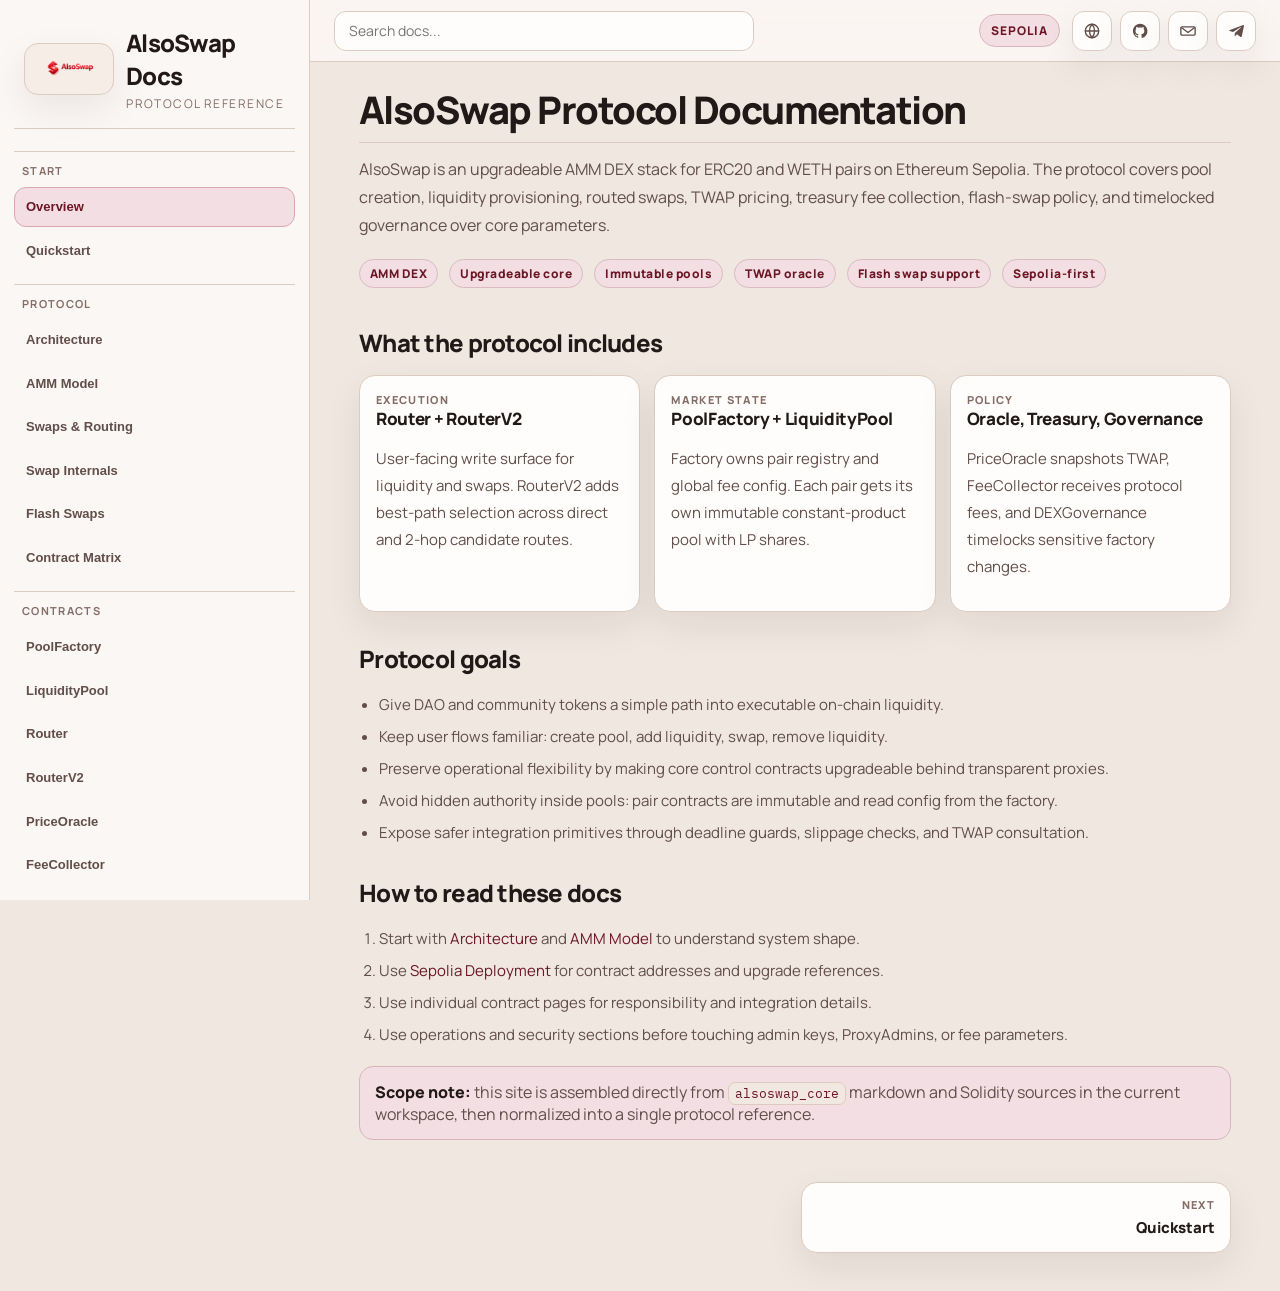
<file: index.html>
<!doctype html>
<html lang="en">
  <head>
    <meta charset="UTF-8" />
    <meta name="viewport" content="width=device-width, initial-scale=1.0" />
    <title>AlsoSwap Protocol Docs</title>
    <meta
      name="description"
      content="AlsoSwap protocol documentation: architecture, contract reference, deployment addresses, operations, and integration guides."
    />
    <meta
      name="robots"
      content="index, follow, max-image-preview:large, max-snippet:-1, max-video-preview:-1"
    />
    <meta name="theme-color" content="#8f2434" />
    <link rel="canonical" href="https://tenyokj.github.io/alsoswap-docs/" />
    <link rel="icon" href="./public/alsoswap.png" type="image/png" />

    <meta property="og:type" content="website" />
    <meta property="og:site_name" content="AlsoSwap Docs" />
    <meta property="og:title" content="AlsoSwap Protocol Docs" />
    <meta
      property="og:description"
      content="Architecture, AMM internals, contract reference, deployment addresses, security, and integration guides for AlsoSwap."
    />
    <meta property="og:url" content="https://tenyokj.github.io/alsoswap-docs/" />
    <meta property="og:image" content="https://tenyokj.github.io/alsoswap-docs/public/alsoswap.png" />

    <meta name="twitter:card" content="summary_large_image" />
    <meta name="twitter:title" content="AlsoSwap Protocol Docs" />
    <meta
      name="twitter:description"
      content="Architecture, AMM internals, contract reference, deployment addresses, security, and integration guides for AlsoSwap."
    />
    <meta name="twitter:image" content="https://tenyokj.github.io/alsoswap-docs/public/alsoswap.png" />
    <link rel="preconnect" href="https://fonts.googleapis.com" />
    <link rel="preconnect" href="https://fonts.gstatic.com" crossorigin />
    <link
      href="https://fonts.googleapis.com/css2?family=Manrope:wght@400;500;600;700;800&family=IBM+Plex+Mono:wght@400;500&display=swap"
      rel="stylesheet"
    />
    <link rel="stylesheet" href="./assets/styles.css" />
  </head>
  <body>
    <div class="layout">
      <aside class="sidebar">
        <div class="brand">
          <img class="brand-logo" src="./public/alsoswap.png" alt="AlsoSwap logo" />
          <div>
            <div class="brand-title">AlsoSwap Docs</div>
            <div class="brand-subtitle">Protocol reference</div>
          </div>
        </div>

        <nav id="nav" class="nav" aria-label="Documentation navigation"></nav>
      </aside>

      <main class="content">
        <header class="topbar">
          <div class="search-wrap">
            <input id="searchInput" type="search" placeholder="Search docs..." aria-label="Search docs" />
          </div>
          <div class="topbar-actions">
            <div class="topbar-meta">Sepolia</div>

            <nav class="topbar-links" aria-label="External links">
              <a class="icon-link" href="https://alsoswap.vercel.app" target="_blank" rel="noreferrer" aria-label="AlsoSwap website" title="Website">
                <svg viewBox="0 0 24 24" aria-hidden="true">
                  <path d="M12 3a9 9 0 1 0 0 18a9 9 0 0 0 0-18Z" fill="none" stroke="currentColor" stroke-width="1.8"/>
                  <path d="M3.5 12h17" fill="none" stroke="currentColor" stroke-width="1.8" stroke-linecap="round"/>
                  <path d="M12 3c2.2 2.4 3.4 5.8 3.4 9s-1.2 6.6-3.4 9c-2.2-2.4-3.4-5.8-3.4-9s1.2-6.6 3.4-9Z" fill="none" stroke="currentColor" stroke-width="1.8"/>
                </svg>
                <span class="sr-only">Website</span>
              </a>

              <a class="icon-link" href="https://github.com/Tenyokj/alsoswap-core" target="_blank" rel="noreferrer" aria-label="GitHub core repository" title="GitHub">
                <svg viewBox="0 0 24 24" aria-hidden="true">
                  <path d="M12 2.5a9.5 9.5 0 0 0-3 18.52c.47.09.64-.2.64-.45v-1.58c-2.6.57-3.15-1.1-3.15-1.1c-.42-1.08-1.03-1.37-1.03-1.37c-.84-.58.06-.57.06-.57c.94.06 1.43.97 1.43.97c.82 1.43 2.16 1.02 2.69.78c.08-.61.32-1.03.57-1.27c-2.08-.24-4.27-1.04-4.27-4.62c0-1.02.37-1.86.96-2.52c-.1-.24-.42-1.22.09-2.55c0 0 .78-.25 2.56.96c.74-.2 1.53-.3 2.32-.3s1.58.1 2.32.3c1.78-1.21 2.56-.96 2.56-.96c.51 1.33.19 2.31.1 2.55c.6.66.96 1.5.96 2.52c0 3.59-2.19 4.38-4.29 4.61c.34.29.63.86.63 1.74v2.58c0 .25.17.55.65.45A9.5 9.5 0 0 0 12 2.5Z" fill="currentColor"/>
                </svg>
                <span class="sr-only">GitHub</span>
              </a>

              <a class="icon-link" href="mailto:dv842449@gmail.com" aria-label="Email contact" title="Email">
                <svg viewBox="0 0 24 24" aria-hidden="true">
                  <path d="M4 6.5h16a1.5 1.5 0 0 1 1.5 1.5v8a1.5 1.5 0 0 1-1.5 1.5H4A1.5 1.5 0 0 1 2.5 16V8A1.5 1.5 0 0 1 4 6.5Z" fill="none" stroke="currentColor" stroke-width="1.8"/>
                  <path d="m4 8l8 6l8-6" fill="none" stroke="currentColor" stroke-width="1.8" stroke-linecap="round" stroke-linejoin="round"/>
                </svg>
                <span class="sr-only">Email</span>
              </a>

              <a class="icon-link" href="https://t.me/tenkoffj" target="_blank" rel="noreferrer" aria-label="Telegram" title="Telegram">
                <svg viewBox="0 0 24 24" aria-hidden="true">
                  <path d="M20.7 4.2L3.9 10.7c-1.15.46-1.14 1.1-.2 1.39l4.31 1.34l9.98-6.3c.47-.29.9-.13.55.18l-8.08 7.29l-.31 4.44c.46 0 .67-.21.93-.46l2.25-2.19l4.68 3.46c.86.47 1.48.23 1.69-.8l2.86-13.47c.31-1.27-.49-1.84-1.35-1.45Z" fill="currentColor"/>
                </svg>
                <span class="sr-only">Telegram</span>
              </a>
            </nav>
          </div>
        </header>

        <article id="doc" class="doc"></article>
        <footer id="pager" class="pager"></footer>
      </main>
    </div>

    <script src="./assets/docs-data.js"></script>
    <script src="./assets/app.js"></script>
  </body>
</html>
</file>
<file: assets/styles.css>
:root {
  --bg: #efe7e0;
  --panel: #fbf7f4;
  --panel-strong: #f5ede6;
  --panel-soft: #fffdfb;
  --line: #dccbc0;
  --line-strong: #c6ada0;
  --text: #211917;
  --text-soft: #614e49;
  --text-muted: #846d66;
  --accent: #8f2434;
  --accent-strong: #6c1625;
  --accent-soft: #f3dfe3;
  --accent-soft-2: #ead3d7;
  --success-soft: #dfeae3;
  --warning-soft: #f5eadc;
  --danger-soft: #f3dddc;
  --shadow: 0 14px 36px rgba(53, 28, 26, 0.08);
}

* {
  box-sizing: border-box;
}

html,
body {
  margin: 0;
  padding: 0;
  background: var(--bg);
  color: var(--text);
  font-family: "Manrope", "Segoe UI", sans-serif;
}

body {
  min-height: 100vh;
}

a {
  color: var(--accent-strong);
  text-decoration: none;
}

a:hover {
  color: var(--accent);
}

.layout {
  min-height: 100vh;
  display: grid;
  grid-template-columns: 310px 1fr;
}

.sidebar {
  position: sticky;
  top: 0;
  height: 100vh;
  overflow-y: auto;
  background: var(--panel);
  border-right: 1px solid var(--line);
  padding: 18px 14px 20px;
}

.brand {
  display: flex;
  align-items: center;
  gap: 12px;
  padding: 8px 10px 16px;
  margin-bottom: 12px;
  border-bottom: 1px solid var(--line);
}

.brand-logo {
  width: 96px;
  height: 52px;
  object-fit: contain;
  object-position: center;
  border-radius: 14px;
  border: 1px solid var(--line);
  background: var(--panel-strong);
  box-shadow: var(--shadow);
}

.brand-title {
  font-size: 24px;
  font-weight: 800;
  letter-spacing: -0.03em;
}

.brand-subtitle {
  margin-top: 3px;
  color: var(--text-muted);
  font-size: 12px;
  text-transform: uppercase;
  letter-spacing: 0.12em;
}

.nav {
  display: flex;
  flex-direction: column;
  gap: 4px;
}

.nav-group {
  margin-top: 10px;
  padding: 11px 8px 5px;
  border-top: 1px solid var(--line);
  color: var(--text-muted);
  font-size: 11px;
  font-weight: 700;
  letter-spacing: 0.12em;
  text-transform: uppercase;
}

.nav button {
  border: 1px solid transparent;
  border-radius: 12px;
  background: transparent;
  color: var(--text-soft);
  text-align: left;
  padding: 10px 11px;
  font-size: 13px;
  font-weight: 700;
  line-height: 1.35;
  cursor: pointer;
  transition: background-color 140ms ease, border-color 140ms ease, color 140ms ease;
}

.nav button:hover {
  background: var(--panel-strong);
  border-color: var(--line);
  color: var(--text);
}

.nav button.active {
  background: var(--accent-soft);
  border-color: #d8a8b0;
  color: var(--accent-strong);
}

.content {
  min-width: 0;
}

.topbar {
  position: sticky;
  top: 0;
  z-index: 10;
  display: flex;
  align-items: center;
  gap: 12px;
  height: 62px;
  padding: 0 24px;
  background: rgba(251, 247, 244, 0.92);
  backdrop-filter: blur(8px);
  border-bottom: 1px solid var(--line);
}

.search-wrap {
  flex: 0 1 420px;
}

#searchInput {
  width: 100%;
  height: 40px;
  border-radius: 12px;
  border: 1px solid var(--line);
  background: var(--panel-soft);
  color: var(--text);
  font-size: 14px;
  padding: 0 14px;
  font-family: inherit;
}

#searchInput:focus {
  outline: none;
  border-color: #b96f7d;
  box-shadow: 0 0 0 3px rgba(143, 36, 52, 0.12);
}

.topbar-meta {
  border: 1px solid #d8b4bc;
  background: var(--accent-soft);
  color: var(--accent-strong);
  border-radius: 999px;
  padding: 7px 11px;
  font-size: 12px;
  font-weight: 800;
  letter-spacing: 0.08em;
  text-transform: uppercase;
}

.topbar-actions {
  margin-left: auto;
  display: flex;
  align-items: center;
  gap: 12px;
}

.topbar-links {
  display: flex;
  align-items: center;
  gap: 8px;
}

.icon-link {
  width: 40px;
  height: 40px;
  display: inline-flex;
  align-items: center;
  justify-content: center;
  border-radius: 12px;
  border: 1px solid var(--line);
  background: var(--panel-soft);
  color: var(--text-soft);
  box-shadow: var(--shadow);
  transition: transform 140ms ease, background-color 140ms ease, border-color 140ms ease, color 140ms ease;
}

.icon-link:hover {
  background: var(--accent-soft);
  border-color: #d7b5bb;
  color: var(--accent-strong);
  transform: translateY(-1px);
}

.icon-link svg {
  width: 18px;
  height: 18px;
  display: block;
}

.sr-only {
  position: absolute;
  width: 1px;
  height: 1px;
  padding: 0;
  margin: -1px;
  overflow: hidden;
  clip: rect(0, 0, 0, 0);
  white-space: nowrap;
  border: 0;
}

.doc {
  max-width: 920px;
  margin: 0 auto;
  padding: 28px 24px 24px;
}

.doc h1 {
  margin: 0 0 12px;
  padding-bottom: 12px;
  border-bottom: 1px solid var(--line);
  font-size: 38px;
  font-weight: 800;
  letter-spacing: -0.04em;
  line-height: 1.05;
}

.doc .lead {
  margin: 0 0 20px;
  color: var(--text-soft);
  font-size: 16px;
  line-height: 1.75;
}

.doc h2 {
  margin: 30px 0 10px;
  font-size: 24px;
  font-weight: 800;
  letter-spacing: -0.03em;
}

.doc h3 {
  margin: 20px 0 8px;
  font-size: 17px;
  font-weight: 800;
  letter-spacing: -0.02em;
}

.doc p,
.doc li {
  color: var(--text-soft);
  font-size: 15px;
  line-height: 1.8;
}

.doc ul,
.doc ol {
  padding-left: 20px;
}

.doc li + li {
  margin-top: 5px;
}

.doc strong {
  color: var(--text);
  font-weight: 800;
}

.doc code {
  font-family: "IBM Plex Mono", monospace;
  font-size: 13px;
  color: var(--accent-strong);
  background: #f1e8e1;
  border: 1px solid #decabf;
  border-radius: 7px;
  padding: 2px 6px;
}

.doc pre {
  margin: 16px 0;
  overflow-x: auto;
  background: #f5ede6;
  border: 1px solid #dcc9bc;
  border-radius: 14px;
  padding: 16px;
  box-shadow: inset 0 1px 0 rgba(255, 255, 255, 0.5);
}

.doc pre code {
  border: none;
  background: transparent;
  padding: 0;
  color: #4d312f;
  font-size: 12.5px;
  line-height: 1.7;
}

.doc table {
  width: 100%;
  border-collapse: collapse;
  margin: 16px 0;
  background: var(--panel-soft);
  border: 1px solid var(--line);
  border-radius: 14px;
  overflow: hidden;
  box-shadow: var(--shadow);
}

.doc th,
.doc td {
  border-bottom: 1px solid var(--line);
  padding: 11px 12px;
  vertical-align: top;
  text-align: left;
  font-size: 13px;
  line-height: 1.6;
}

.doc tr:last-child td {
  border-bottom: none;
}

.doc th {
  background: #f4e8e1;
  color: var(--text);
  font-size: 12px;
  font-weight: 800;
  letter-spacing: 0.08em;
  text-transform: uppercase;
}

.badge {
  display: inline-block;
  margin: 0 8px 8px 0;
  padding: 5px 10px;
  border-radius: 999px;
  border: 1px solid #d7bbc0;
  background: var(--accent-soft);
  color: var(--accent-strong);
  font-size: 12px;
  font-weight: 800;
  letter-spacing: 0.04em;
}

.callout {
  margin: 18px 0;
  padding: 14px 15px;
  border-radius: 14px;
  border: 1px solid var(--line);
  background: var(--panel);
  color: var(--text-soft);
}

.callout.info {
  background: var(--accent-soft);
  border-color: #d7b5bb;
}

.callout.warning {
  background: var(--warning-soft);
  border-color: #e0c8a7;
}

.callout.danger {
  background: var(--danger-soft);
  border-color: #dfb6b1;
}

.callout.success {
  background: var(--success-soft);
  border-color: #bcd0c3;
}

.doc-grid {
  display: grid;
  grid-template-columns: repeat(2, minmax(0, 1fr));
  gap: 14px;
  margin: 16px 0 8px;
}

.doc-grid.cols-3 {
  grid-template-columns: repeat(3, minmax(0, 1fr));
}

.card {
  padding: 16px;
  border: 1px solid var(--line);
  border-radius: 16px;
  background: var(--panel-soft);
  box-shadow: var(--shadow);
}

.card h3 {
  margin-top: 0;
}

.eyebrow {
  color: var(--text-muted);
  font-size: 11px;
  font-weight: 800;
  letter-spacing: 0.12em;
  text-transform: uppercase;
}

.small {
  color: var(--text-muted);
  font-size: 13px;
}

.muted {
  color: var(--text-muted);
}

.pager {
  max-width: 920px;
  margin: 0 auto 38px;
  padding: 0 24px;
  display: grid;
  grid-template-columns: 1fr 1fr;
  gap: 12px;
}

.pager a {
  display: block;
  border: 1px solid var(--line);
  border-radius: 16px;
  padding: 14px 15px;
  background: var(--panel-soft);
  box-shadow: var(--shadow);
}

.pager a:hover {
  border-color: var(--line-strong);
  background: var(--panel);
}

.pager a.right {
  text-align: right;
}

.pager .label {
  color: var(--text-muted);
  font-size: 11px;
  font-weight: 800;
  letter-spacing: 0.12em;
  text-transform: uppercase;
}

.pager .title {
  margin-top: 5px;
  color: var(--text);
  font-size: 15px;
  font-weight: 800;
}

.search-results {
  margin-top: 18px;
  padding: 16px;
  border: 1px solid var(--line);
  border-radius: 16px;
  background: var(--panel-soft);
  box-shadow: var(--shadow);
}

.search-results ul {
  margin: 0;
}

.search-results li + li {
  margin-top: 8px;
}

.flow-list {
  margin: 16px 0;
  padding: 0;
  list-style: none;
}

.flow-list li {
  position: relative;
  margin: 0 0 10px;
  padding: 0 0 0 18px;
}

.flow-list li::before {
  content: "";
  position: absolute;
  left: 0;
  top: 12px;
  width: 8px;
  height: 8px;
  border-radius: 999px;
  background: var(--accent);
}

.address-table code {
  word-break: break-all;
}

@media (max-width: 1080px) {
  .layout {
    grid-template-columns: 1fr;
  }

  .sidebar {
    position: static;
    height: auto;
    border-right: none;
    border-bottom: 1px solid var(--line);
  }
}

@media (max-width: 760px) {
  .topbar {
    padding: 0 14px;
  }

  .topbar-actions {
    gap: 8px;
  }

  .topbar-meta {
    display: none;
  }

  .icon-link {
    width: 36px;
    height: 36px;
    border-radius: 10px;
  }

  .doc {
    padding: 20px 14px;
  }

  .doc h1 {
    font-size: 31px;
  }

  .doc-grid,
  .doc-grid.cols-3,
  .pager {
    grid-template-columns: 1fr;
  }

  .pager {
    padding: 0 14px;
    margin-bottom: 26px;
  }
}
</file>
<file: public/assets/styles.css>
:root {
  --bg: #efe7e0;
  --panel: #fbf7f4;
  --panel-strong: #f5ede6;
  --panel-soft: #fffdfb;
  --line: #dccbc0;
  --line-strong: #c6ada0;
  --text: #211917;
  --text-soft: #614e49;
  --text-muted: #846d66;
  --accent: #8f2434;
  --accent-strong: #6c1625;
  --accent-soft: #f3dfe3;
  --accent-soft-2: #ead3d7;
  --success-soft: #dfeae3;
  --warning-soft: #f5eadc;
  --danger-soft: #f3dddc;
  --shadow: 0 14px 36px rgba(53, 28, 26, 0.08);
}

* {
  box-sizing: border-box;
}

html,
body {
  margin: 0;
  padding: 0;
  background: var(--bg);
  color: var(--text);
  font-family: "Manrope", "Segoe UI", sans-serif;
}

body {
  min-height: 100vh;
}

a {
  color: var(--accent-strong);
  text-decoration: none;
}

a:hover {
  color: var(--accent);
}

.layout {
  min-height: 100vh;
  display: grid;
  grid-template-columns: 310px 1fr;
}

.sidebar {
  position: sticky;
  top: 0;
  height: 100vh;
  overflow-y: auto;
  background: var(--panel);
  border-right: 1px solid var(--line);
  padding: 18px 14px 20px;
}

.brand {
  display: flex;
  align-items: center;
  gap: 12px;
  padding: 8px 10px 16px;
  margin-bottom: 12px;
  border-bottom: 1px solid var(--line);
}

.brand-logo {
  width: 96px;
  height: 52px;
  object-fit: contain;
  object-position: center;
  border-radius: 14px;
  border: 1px solid var(--line);
  background: var(--panel-strong);
  box-shadow: var(--shadow);
}

.brand-title {
  font-size: 24px;
  font-weight: 800;
  letter-spacing: -0.03em;
}

.brand-subtitle {
  margin-top: 3px;
  color: var(--text-muted);
  font-size: 12px;
  text-transform: uppercase;
  letter-spacing: 0.12em;
}

.nav {
  display: flex;
  flex-direction: column;
  gap: 4px;
}

.nav-group {
  margin-top: 10px;
  padding: 11px 8px 5px;
  border-top: 1px solid var(--line);
  color: var(--text-muted);
  font-size: 11px;
  font-weight: 700;
  letter-spacing: 0.12em;
  text-transform: uppercase;
}

.nav button {
  border: 1px solid transparent;
  border-radius: 12px;
  background: transparent;
  color: var(--text-soft);
  text-align: left;
  padding: 10px 11px;
  font-size: 13px;
  font-weight: 700;
  line-height: 1.35;
  cursor: pointer;
  transition: background-color 140ms ease, border-color 140ms ease, color 140ms ease;
}

.nav button:hover {
  background: var(--panel-strong);
  border-color: var(--line);
  color: var(--text);
}

.nav button.active {
  background: var(--accent-soft);
  border-color: #d8a8b0;
  color: var(--accent-strong);
}

.content {
  min-width: 0;
}

.topbar {
  position: sticky;
  top: 0;
  z-index: 10;
  display: flex;
  align-items: center;
  gap: 12px;
  height: 62px;
  padding: 0 24px;
  background: rgba(251, 247, 244, 0.92);
  backdrop-filter: blur(8px);
  border-bottom: 1px solid var(--line);
}

.search-wrap {
  flex: 0 1 420px;
}

#searchInput {
  width: 100%;
  height: 40px;
  border-radius: 12px;
  border: 1px solid var(--line);
  background: var(--panel-soft);
  color: var(--text);
  font-size: 14px;
  padding: 0 14px;
  font-family: inherit;
}

#searchInput:focus {
  outline: none;
  border-color: #b96f7d;
  box-shadow: 0 0 0 3px rgba(143, 36, 52, 0.12);
}

.topbar-meta {
  border: 1px solid #d8b4bc;
  background: var(--accent-soft);
  color: var(--accent-strong);
  border-radius: 999px;
  padding: 7px 11px;
  font-size: 12px;
  font-weight: 800;
  letter-spacing: 0.08em;
  text-transform: uppercase;
}

.topbar-actions {
  margin-left: auto;
  display: flex;
  align-items: center;
  gap: 12px;
}

.topbar-links {
  display: flex;
  align-items: center;
  gap: 8px;
}

.icon-link {
  width: 40px;
  height: 40px;
  display: inline-flex;
  align-items: center;
  justify-content: center;
  border-radius: 12px;
  border: 1px solid var(--line);
  background: var(--panel-soft);
  color: var(--text-soft);
  box-shadow: var(--shadow);
  transition: transform 140ms ease, background-color 140ms ease, border-color 140ms ease, color 140ms ease;
}

.icon-link:hover {
  background: var(--accent-soft);
  border-color: #d7b5bb;
  color: var(--accent-strong);
  transform: translateY(-1px);
}

.icon-link svg {
  width: 18px;
  height: 18px;
  display: block;
}

.sr-only {
  position: absolute;
  width: 1px;
  height: 1px;
  padding: 0;
  margin: -1px;
  overflow: hidden;
  clip: rect(0, 0, 0, 0);
  white-space: nowrap;
  border: 0;
}

.doc {
  max-width: 920px;
  margin: 0 auto;
  padding: 28px 24px 24px;
}

.doc h1 {
  margin: 0 0 12px;
  padding-bottom: 12px;
  border-bottom: 1px solid var(--line);
  font-size: 38px;
  font-weight: 800;
  letter-spacing: -0.04em;
  line-height: 1.05;
}

.doc .lead {
  margin: 0 0 20px;
  color: var(--text-soft);
  font-size: 16px;
  line-height: 1.75;
}

.doc h2 {
  margin: 30px 0 10px;
  font-size: 24px;
  font-weight: 800;
  letter-spacing: -0.03em;
}

.doc h3 {
  margin: 20px 0 8px;
  font-size: 17px;
  font-weight: 800;
  letter-spacing: -0.02em;
}

.doc p,
.doc li {
  color: var(--text-soft);
  font-size: 15px;
  line-height: 1.8;
}

.doc ul,
.doc ol {
  padding-left: 20px;
}

.doc li + li {
  margin-top: 5px;
}

.doc strong {
  color: var(--text);
  font-weight: 800;
}

.doc code {
  font-family: "IBM Plex Mono", monospace;
  font-size: 13px;
  color: var(--accent-strong);
  background: #f1e8e1;
  border: 1px solid #decabf;
  border-radius: 7px;
  padding: 2px 6px;
}

.doc pre {
  margin: 16px 0;
  overflow-x: auto;
  background: #f5ede6;
  border: 1px solid #dcc9bc;
  border-radius: 14px;
  padding: 16px;
  box-shadow: inset 0 1px 0 rgba(255, 255, 255, 0.5);
}

.doc pre code {
  border: none;
  background: transparent;
  padding: 0;
  color: #4d312f;
  font-size: 12.5px;
  line-height: 1.7;
}

.doc table {
  width: 100%;
  border-collapse: collapse;
  margin: 16px 0;
  background: var(--panel-soft);
  border: 1px solid var(--line);
  border-radius: 14px;
  overflow: hidden;
  box-shadow: var(--shadow);
}

.doc th,
.doc td {
  border-bottom: 1px solid var(--line);
  padding: 11px 12px;
  vertical-align: top;
  text-align: left;
  font-size: 13px;
  line-height: 1.6;
}

.doc tr:last-child td {
  border-bottom: none;
}

.doc th {
  background: #f4e8e1;
  color: var(--text);
  font-size: 12px;
  font-weight: 800;
  letter-spacing: 0.08em;
  text-transform: uppercase;
}

.badge {
  display: inline-block;
  margin: 0 8px 8px 0;
  padding: 5px 10px;
  border-radius: 999px;
  border: 1px solid #d7bbc0;
  background: var(--accent-soft);
  color: var(--accent-strong);
  font-size: 12px;
  font-weight: 800;
  letter-spacing: 0.04em;
}

.callout {
  margin: 18px 0;
  padding: 14px 15px;
  border-radius: 14px;
  border: 1px solid var(--line);
  background: var(--panel);
  color: var(--text-soft);
}

.callout.info {
  background: var(--accent-soft);
  border-color: #d7b5bb;
}

.callout.warning {
  background: var(--warning-soft);
  border-color: #e0c8a7;
}

.callout.danger {
  background: var(--danger-soft);
  border-color: #dfb6b1;
}

.callout.success {
  background: var(--success-soft);
  border-color: #bcd0c3;
}

.doc-grid {
  display: grid;
  grid-template-columns: repeat(2, minmax(0, 1fr));
  gap: 14px;
  margin: 16px 0 8px;
}

.doc-grid.cols-3 {
  grid-template-columns: repeat(3, minmax(0, 1fr));
}

.card {
  padding: 16px;
  border: 1px solid var(--line);
  border-radius: 16px;
  background: var(--panel-soft);
  box-shadow: var(--shadow);
}

.card h3 {
  margin-top: 0;
}

.eyebrow {
  color: var(--text-muted);
  font-size: 11px;
  font-weight: 800;
  letter-spacing: 0.12em;
  text-transform: uppercase;
}

.small {
  color: var(--text-muted);
  font-size: 13px;
}

.muted {
  color: var(--text-muted);
}

.pager {
  max-width: 920px;
  margin: 0 auto 38px;
  padding: 0 24px;
  display: grid;
  grid-template-columns: 1fr 1fr;
  gap: 12px;
}

.pager a {
  display: block;
  border: 1px solid var(--line);
  border-radius: 16px;
  padding: 14px 15px;
  background: var(--panel-soft);
  box-shadow: var(--shadow);
}

.pager a:hover {
  border-color: var(--line-strong);
  background: var(--panel);
}

.pager a.right {
  text-align: right;
}

.pager .label {
  color: var(--text-muted);
  font-size: 11px;
  font-weight: 800;
  letter-spacing: 0.12em;
  text-transform: uppercase;
}

.pager .title {
  margin-top: 5px;
  color: var(--text);
  font-size: 15px;
  font-weight: 800;
}

.search-results {
  margin-top: 18px;
  padding: 16px;
  border: 1px solid var(--line);
  border-radius: 16px;
  background: var(--panel-soft);
  box-shadow: var(--shadow);
}

.search-results ul {
  margin: 0;
}

.search-results li + li {
  margin-top: 8px;
}

.flow-list {
  margin: 16px 0;
  padding: 0;
  list-style: none;
}

.flow-list li {
  position: relative;
  margin: 0 0 10px;
  padding: 0 0 0 18px;
}

.flow-list li::before {
  content: "";
  position: absolute;
  left: 0;
  top: 12px;
  width: 8px;
  height: 8px;
  border-radius: 999px;
  background: var(--accent);
}

.address-table code {
  word-break: break-all;
}

@media (max-width: 1080px) {
  .layout {
    grid-template-columns: 1fr;
  }

  .sidebar {
    position: static;
    height: auto;
    border-right: none;
    border-bottom: 1px solid var(--line);
  }
}

@media (max-width: 760px) {
  .topbar {
    padding: 0 14px;
  }

  .topbar-actions {
    gap: 8px;
  }

  .topbar-meta {
    display: none;
  }

  .icon-link {
    width: 36px;
    height: 36px;
    border-radius: 10px;
  }

  .doc {
    padding: 20px 14px;
  }

  .doc h1 {
    font-size: 31px;
  }

  .doc-grid,
  .doc-grid.cols-3,
  .pager {
    grid-template-columns: 1fr;
  }

  .pager {
    padding: 0 14px;
    margin-bottom: 26px;
  }
}
</file>
